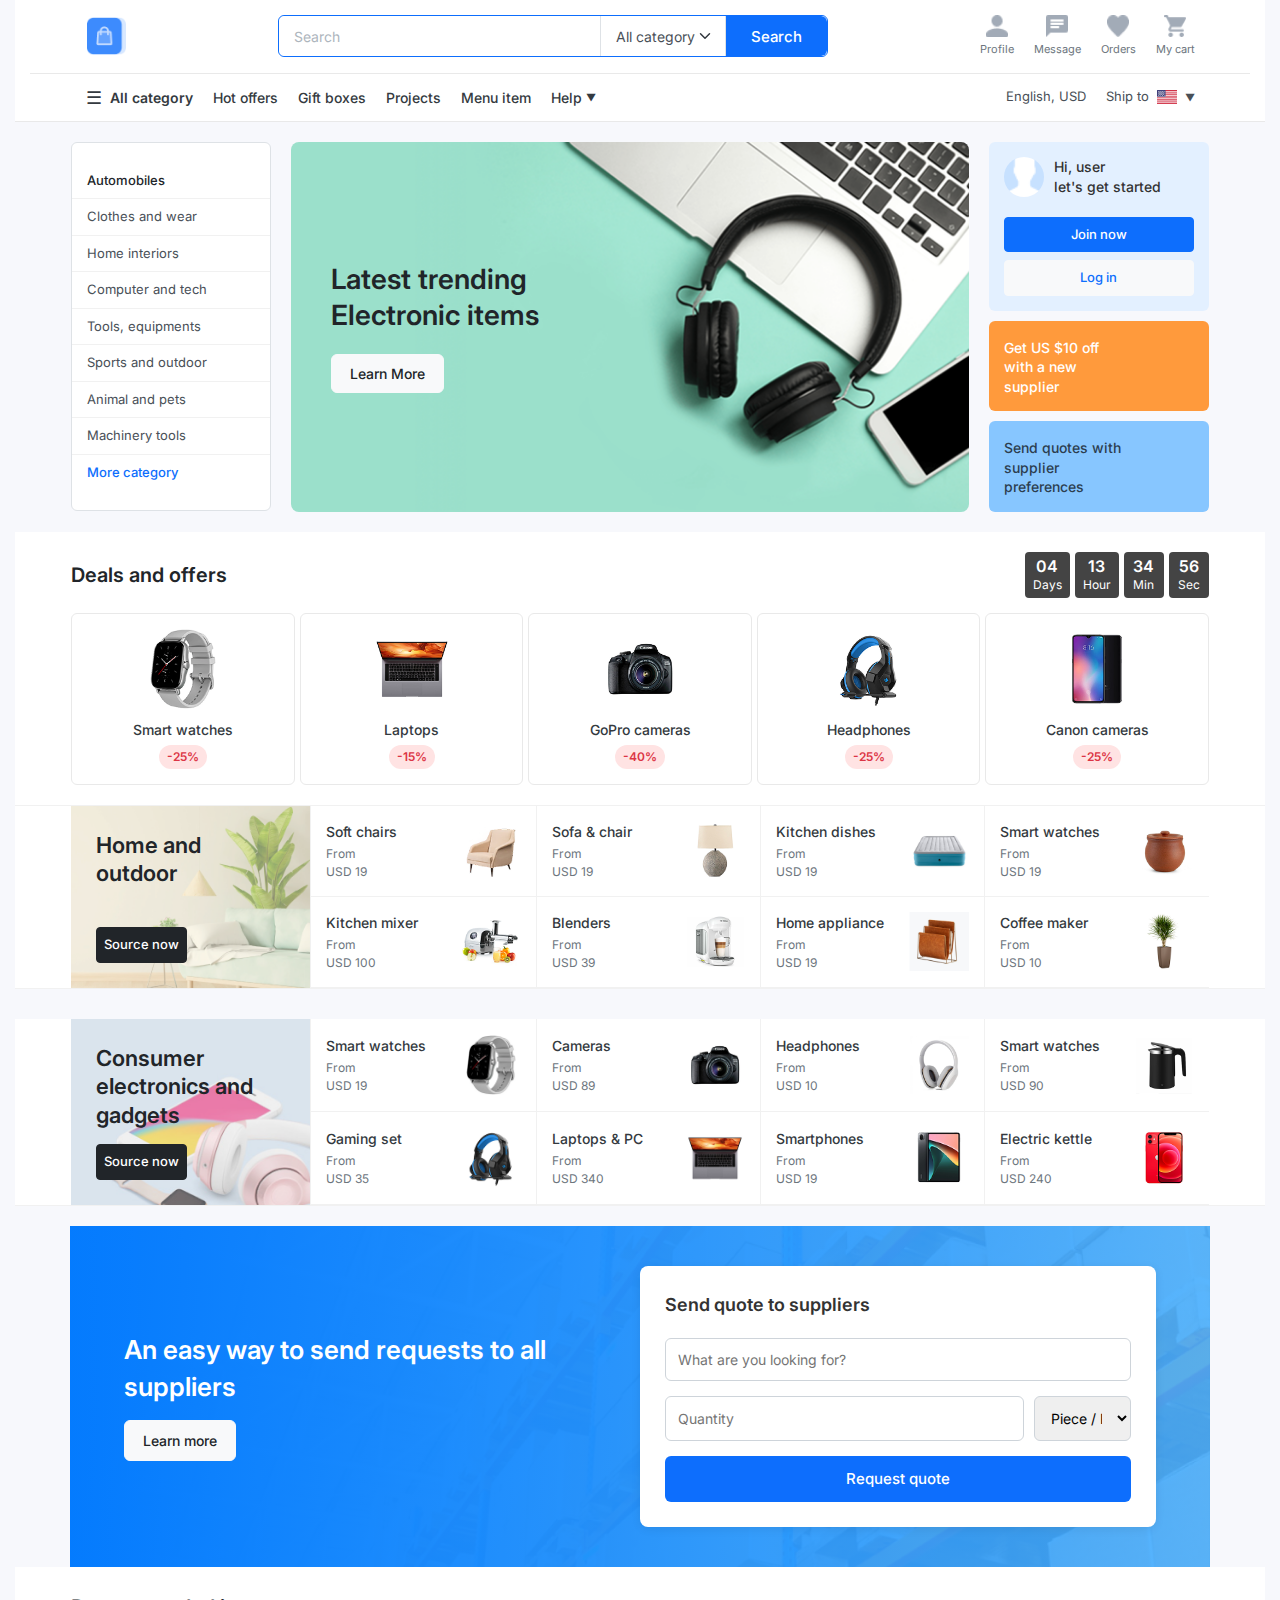
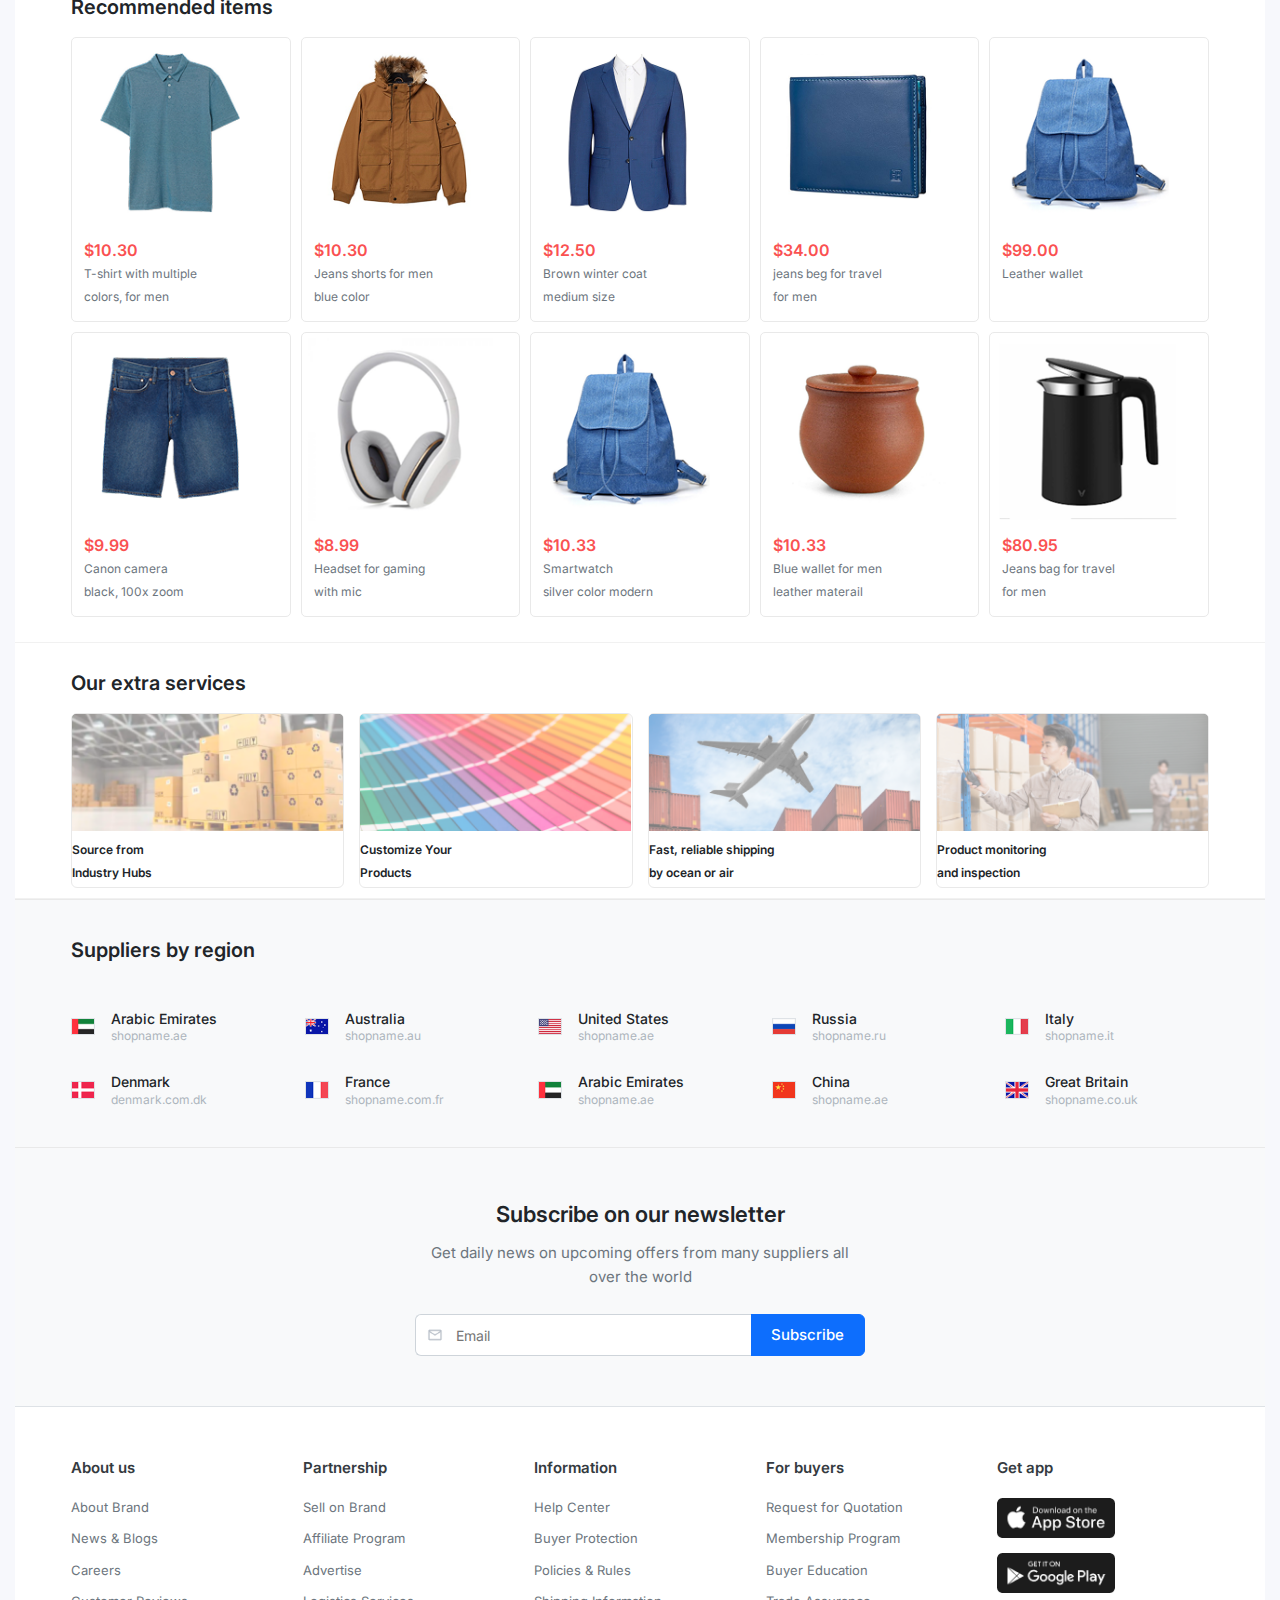
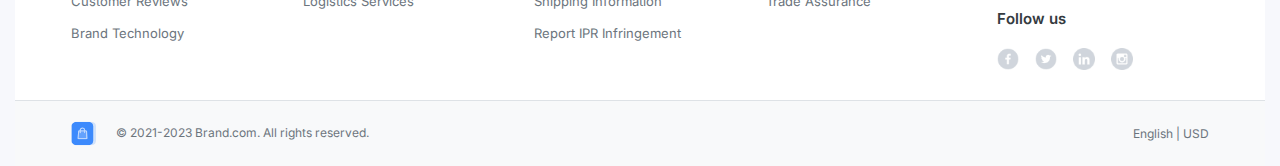
<file: index.html>
<!DOCTYPE html>
<html lang="en">

<head>
    <meta charset="UTF-8">
    <meta name="viewport" content="width=device-width, initial-scale=1.0">
    <title>Brand - E-commerce Site</title>
    <link rel="stylesheet" href="css/styles.css">
    <link rel="preconnect" href="https://fonts.googleapis.com">
    <link rel="preconnect" href="https://fonts.gstatic.com" crossorigin>
    <link href="https://fonts.googleapis.com/css2?family=Inter:wght@400;500;600;700&display=swap" rel="stylesheet">
</head>

<body>

    <header class="site-header new-header">
        <div class="header-main">
            <div class="container header-main-container">
                <div class="logo">
                    <a href="/"><img src="images/logo-icon.png" alt="Brand Logo"></a>
                </div>

                <div class="search-bar">
                    <form action="/search" method="get" class="search-form">
                        <input type="text" name="query" class="search-input" placeholder="Search">
                        <select name="category" id="category-select" class="search-category">
                            <option value="all">All category</option>
                            <option value="electronics">Electronics</option>
                            <option value="fashion">Fashion</option>
                        </select>
                        <button type="submit" class="search-button">Search</button>
                    </form>
                </div>

                <div class="user-profile-actions">
                    <a href="#" class="profile-action">
                        <img src="images/profile-icon.png" alt="" class="action-icon">
                        <span class="action-label">Profile</span>
                    </a>
                    <a href="#" class="profile-action">
                        <img src="images/message-icon.png" alt="" class="action-icon">
                        <span class="action-label">Message</span>
                    </a>
                    <a href="#" class="profile-action">
                        <img src="images/order-icon.png" alt="" class="action-icon">
                        <span class="action-label">Orders</span>
                    </a>
                    <a href="#" class="profile-action">
                        <img src="images/cart-icon.png" alt="" class="action-icon">
                        <span class="action-label">My cart</span>
                    </a>
                </div>
            </div>
        </div>

        <div class="header-nav-utility">
            <div class="container header-nav-utility-container">
                <nav class="nav-links">
                    <a href="#" class="nav-link category-trigger">
                        <span class="hamburger-icon">☰</span> All category
                    </a>
                    <a href="#" class="nav-link">Hot offers</a>
                    <a href="#" class="nav-link">Gift boxes</a>
                    <a href="#" class="nav-link">Projects</a>
                    <a href="#" class="nav-link">Menu item</a>
                    <a href="#" class="nav-link help-link">Help <span class="dropdown-icon">▼</span></a>
                </nav>

                <div class="utility-links">
                    <span class="language-currency">English, USD</span>
                    <span class="ship-to">
                        Ship to
                        <img src="images/flag-icon.png" alt="Ship to Germany" class="flag-icon">
                        <span class="dropdown-icon">▼</span>
                    </span>
                </div>
            </div>
        </div>
    </header>

    <main>
        <section class="hero">
            <div class="container hero-container">
                <aside class="hero-sidebar">
                    <ul class="category-list">
                        <li><a href="#">Automobiles</a></li>
                        <li><a href="#">Clothes and wear</a></li>
                        <li><a href="#">Home interiors</a></li>
                        <li><a href="#">Computer and tech</a></li>
                        <li><a href="#">Tools, equipments</a></li>
                        <li><a href="#">Sports and outdoor</a></li>
                        <li><a href="#">Animal and pets</a></li>
                        <li><a href="#">Machinery tools</a></li>
                        <li><a href="#" class="more-category-link">More category</a></li>
                    </ul>
                </aside>
                <div class="hero-main">
                    <div class="hero-banner" style="background-image: url('images/banner.png');">
                        <div class="banner-content">
                            <h2>Latest trending Electronic items</h2>
                            <button class="btn btn-light">Learn More</button>
                        </div>
                    </div>
                    <div class="hero-side-ads user-info-box">
                        <div class="info-box-section welcome-box">
                             <div class="user-avatar-placeholder"></div>
                             <div class="welcome-text">
                                 <p>Hi, user<br>let's get started</p>
                             </div>
                             <div class="action-buttons">
                                 <button class="btn btn-primary btn-sm">Join now</button>
                                 <button class="btn btn-outline-light btn-sm">Log in</button>
                             </div>
                        </div>
                        <div class="info-box-section offer-box">
                             <p>Get US $10 off<br>with a new supplier</p>
                        </div>
                        <div class="info-box-section quote-box">
                             <p>Send quotes with<br>supplier preferences</p>
                        </div>
                    </div>
                </div>
            </div>
        </section>
        
        <section class="deals-offers">
            <div class="container">
                <div class="section-header">
                    <h3>Deals and offers</h3>
                    <div class="countdown-timer">
                        <div class="timer-box"><span>04</span>Days</div>
                        <div class="timer-box"><span>13</span>Hour</div>
                        <div class="timer-box"><span>34</span>Min</div>
                        <div class="timer-box"><span>56</span>Sec</div>
                    </div>
                </div>
                <div class="deals-grid">
                    <a href="#" class="deal-card">
                        <img src="images/watch.png" alt="Smart watches">
                        <p class="deal-title">Smart watches</p>
                        <span class="discount-badge">-25%</span>
                    </a>
                    <a href="#" class="deal-card">
                        <img src="images/laptop.png" alt="Laptops">
                        <p class="deal-title">Laptops</p>
                        <span class="discount-badge">-15%</span>
                    </a>
                    <a href="#" class="deal-card">
                        <img src="images/camera.png" alt="GoPro cameras">
                        <p class="deal-title">GoPro cameras</p>
                        <span class="discount-badge">-40%</span>
                    </a>
                    <a href="#" class="deal-card">
                        <img src="images/headphone.png" alt="Headphones">
                        <p class="deal-title">Headphones</p>
                        <span class="discount-badge">-25%</span>
                    </a>
                    <a href="#" class="deal-card">
                        <img src="images/mobile.png" alt="Canon cameras"> <p class="deal-title">Canon cameras</p>
                        <span class="discount-badge">-25%</span>
                    </a>
                    </div>
            </div>
        </section>
        
        <section class="product-showcase home-outdoor">
            <div class="container showcase-container">
                <div class="showcase-banner" style="background-image: url('images/Home banner.png');">
                    <h3>Home and<br>outdoor</h3>
                    <button class="btn btn-dark btn-sm">Source now</button>
                </div>
                <div class="showcase-grid">
                    <a href="#" class="showcase-item">
                        <div class="item-details">
                            <span class="item-name">Soft chairs</span>
                            <span class="item-price">From</span>
                            <span class="item-price">USD 19</span>
                        </div>
                        <img src="images/chair.png" alt="Soft chairs" class="item-image">
                    </a>
                     <a href="#" class="showcase-item">
                        <div class="item-details">
                            <span class="item-name">Sofa & chair</span>
                            <span class="item-price">From</span>
                            <span class="item-price">USD 19</span>
                        </div>
                        <img src="images/lamp.png" alt="Sofa & chair" class="item-image">
                    </a>
                     <a href="#" class="showcase-item">
                        <div class="item-details">
                            <span class="item-name">Kitchen dishes</span>
                            <span class="item-price">From</span>
                            <span class="item-price">USD 19</span>
                        </div>
                        <img src="images/bed.png" alt="Kitchen dishes" class="item-image">
                    </a>
                     <a href="#" class="showcase-item">
                        <div class="item-details">
                            <span class="item-name">Smart watches</span>
                            <span class="item-price">From</span>
                            <span class="item-price">USD 19</span>
                        </div>
                        <img src="images/7.png" alt="Smart watches" class="item-image">
                    </a>
                     <a href="#" class="showcase-item">
                        <div class="item-details">
                            <span class="item-name">Kitchen mixer</span>
                            <span class="item-price">From</span>
                            <span class="item-price">USD 100</span>
                        </div>
                        <img src="images/fruite cutter.png" alt="Kitchen mixer" class="item-image">
                    </a>
                     <a href="#" class="showcase-item">
                        <div class="item-details">
                            <span class="item-name">Blenders</span>
                            <span class="item-price">From</span>
                            <span class="item-price">USD 39</span>
                        </div>
                        <img src="images/juicer.png" alt="Blenders" class="item-image">
                    </a>
                     <a href="#" class="showcase-item">
                        <div class="item-details">
                            <span class="item-name">Home appliance</span>
                            <span class="item-price">From</span>
                            <span class="item-price">USD 19</span>
                        </div>
                        <img src="images/dinning.png" alt="Home appliance" class="item-image">
                    </a>
                     <a href="#" class="showcase-item">
                        <div class="item-details">
                            <span class="item-name">Coffee maker</span>
                            <span class="item-price">From</span>
                            <span class="item-price">USD 10</span>
                        </div>
                        <img src="images/plant.png" alt="Coffee maker" class="item-image">
                    </a>
                </div>
            </div>
        </section>
        
        <section class="product-showcase electronics-gadgets">
            <div class="container showcase-container">
                 <div class="showcase-banner" style="background-image: url('images/consumer banner.png');">
                    <h3>Consumer<br>electronics and<br>gadgets</h3>
                    <button class="btn btn-dark btn-sm">Source now</button>
                </div>
                <div class="showcase-grid">
                     <a href="#" class="showcase-item">
                        <div class="item-details">
                            <span class="item-name">Smart watches</span>
                            <span class="item-price">From</span>
                            <span class="item-price">USD 19</span>
                        </div>
                        <img src="images/watch.png" alt="Smart watches" class="item-image">
                    </a>
                     <a href="#" class="showcase-item">
                        <div class="item-details">
                            <span class="item-name">Cameras</span>
                            <span class="item-price">From</span>
                            <span class="item-price">USD 89</span>
                        </div>
                        <img src="images/camera.png" alt="Cameras" class="item-image">
                    </a>
                     <a href="#" class="showcase-item">
                        <div class="item-details">
                            <span class="item-name">Headphones</span>
                            <span class="item-price">From</span>
                            <span class="item-price">USD 10</span>
                        </div>
                        <img src="images/9.png" alt="Headphones" class="item-image">
                    </a>
                     <a href="#" class="showcase-item">
                        <div class="item-details">
                            <span class="item-name">Smart watches</span>
                            <span class="item-price">From</span>
                            <span class="item-price">USD 90</span>
                        </div>
                        <img src="images/10.png" alt="Smart watches" class="item-image">
                    </a>
                     <a href="#" class="showcase-item">
                        <div class="item-details">
                            <span class="item-name">Gaming set</span>
                            <span class="item-price">From</span>
                            <span class="item-price">USD 35</span>
                        </div>
                        <img src="images/headphone.png" alt="Gaming set" class="item-image">
                    </a>
                     <a href="#" class="showcase-item">
                        <div class="item-details">
                            <span class="item-name">Laptops & PC</span>
                            <span class="item-price">From</span>
                            <span class="item-price">USD 340</span>
                        </div>
                        <img src="images/laptop.png" alt="Laptops & PC" class="item-image">
                    </a>
                     <a href="#" class="showcase-item">
                        <div class="item-details">
                            <span class="item-name">Smartphones</span>
                            <span class="item-price">From</span>
                            <span class="item-price">USD 19</span>
                        </div>
                        <img src="images/smartphone.png" alt="Smartphones" class="item-image">
                    </a>
                     <a href="#" class="showcase-item">
                        <div class="item-details">
                            <span class="item-name">Electric kettle</span>
                            <span class="item-price">From</span>
                            <span class="item-price">USD 240</span>
                        </div>
                        <img src="images/red mobile.png" alt="Electric kettle" class="item-image">
                    </a>
                </div>
            </div>
        </section>

        <section class="request-quote">
            <div class="container request-quote-container">
                <div class="request-info">
                    <h3>An easy way to send requests to all suppliers</h3>
                    <button class="btn btn-light">Learn more</button>
                </div>
                <form class="quote-form">
                    <h4>Send quote to suppliers</h4>
                    <input type="text" placeholder="What are you looking for?">
                    <div class="quantity-input">
                        <input type="number" placeholder="Quantity">
                        <select>
                            <option>Piece / Pieces</option>
                            <option>Set(s)</option>
                            <option>Box(es)</option>
                        </select>
                    </div>
                    <button type="submit" class="btn btn-primary">Request quote</button>
                </form>
            </div>
        </section>

        <section class="recommended-items">
            <div class="container">
                <div class="section-header">
                    <h3>Recommended items</h3>
                </div>
                <div class="product-grid recommended-grid">
                    <article class="product-card">
                        <a href="product-details.html" class="product-link">
                            <img src="images/1.png" alt="Product Name 1" class="product-image">
                            <div class="product-info">
                                <p class="product-price">$10.30 <span class="moq"></span></p>
                                <p class="product-min-order">T-shirt with multiple</p>
                                <p class="product-min-order">colors, for men</p>
                            </div>
                        </a>
                    </article>
                    <article class="product-card">
                        <a href="product-details.html" class="product-link">
                            <img src="images/3.png" alt="Product Name 2" class="product-image">
                            <div class="product-info">
                                <p class="product-price">$10.30 <span class="moq"></span></p>
                                <p class="product-min-order">Jeans shorts for men</p>
                                <p class="product-min-order">blue color</p>
                            </div>
                        </a>
                    </article>
                    <article class="product-card">
                        <a href="product-details.html" class="product-link">
                            <img src="images/11.png" alt="Product Name 3" class="product-image">
                            <div class="product-info">
                                <p class="product-price">$12.50 <span class="moq"></span></p>
                                <p class="product-min-order">Brown winter coat</p>
                                <p class="product-min-order">medium size</p>
                            </div>
                        </a>
                    </article>
                    <article class="product-card">
                        <a href="product-details.html" class="product-link">
                            <img src="images/6.png" alt="Product Name 4" class="product-image">
                            <div class="product-info">
                                <p class="product-price">$34.00 <span class="moq"></span></p>
                                <p class="product-min-order">jeans beg for travel</p>
                                <p class="product-min-order">for men</p>
                            </div>
                        </a>
                    </article>
                    <article class="product-card">
                        <a href="product-details.html" class="product-link">
                            <img src="images/5.png" alt="Product Name 5" class="product-image">
                            <div class="product-info">
                                <p class="product-price">$99.00 <span class="moq"></span></p>
                                <p class="product-min-order">Leather wallet</p>
                            </div>
                        </a>
                    </article>
                    <article class="product-card">
                        <a href="product-details.html" class="product-link">
                            <img src="images/4.png" alt="Product Name 6" class="product-image">
                            <div class="product-info">
                                <p class="product-price">$9.99 <span class="moq"></span></p>
                                <p class="product-min-order">Canon camera</p>
                                <p class="product-min-order">black, 100x zoom</p>
                            </div>
                        </a>
                    </article>
                    <article class="product-card">
                        <a href="product-details.html" class="product-link">
                            <img src="images/12.png" alt="Product Name 7" class="product-image">
                            <div class="product-info">
                                <p class="product-price">$8.99 <span class="moq"></span></p>
                                <p class="product-min-order">Headset for gaming</p>
                                <p class="product-min-order">with mic</p>
                            </div>
                        </a>
                    </article>
                    <article class="product-card">
                        <a href="product-details.html" class="product-link">
                            <img src="images/5.png" alt="Product Name 8" class="product-image">
                            <div class="product-info">
                                <p class="product-price">$10.33 <span class="moq"></span></p>
                                <p class="product-min-order">Smartwatch</p>
                                <p class="product-min-order">silver color modern</p>
                            </div>
                        </a>
                    </article>
                    <article class="product-card">
                        <a href="product-details.html" class="product-link">
                            <img src="images/7.png" alt="Product Name 8" class="product-image">
                            <div class="product-info">
                                <p class="product-price">$10.33 <span class="moq"></span></p>
                                <p class="product-min-order">Blue wallet for men</p>
                                <p class="product-min-order">leather materail</p>
                            </div>
                        </a>
                    </article>
                    <article class="product-card">
                        <a href="product-details.html" class="product-link">
                            <img src="images/10.png" alt="Product Name 8" class="product-image">
                            <div class="product-info">
                                <p class="product-price">$80.95 <span class="moq"></span></p>
                                <p class="product-min-order">Jeans bag for travel</p>
                                <p class="product-min-order">for men</p>
                            </div>
                        </a>
                    </article>
                </div>
            </div>
        </section>

        <section class="extra-services">
            <div class="container">
                <div class="section-header">
                    <h3>Our extra services</h3>
                </div>
                <div class="services-grid">
                    <div class="service-card">
                        <img src="images/Mask group.png" alt="Source from factory icon">
                        <h4>Source from</h4>
                        <h4>Industry Hubs</h4>
                    </div>
                    <div class="service-card">
                        <img src="images/Mask group (1).png" alt="Fast shipping icon">
                        <h4>Customize Your</h4>
                        <h4>Products</h4>
                    </div>
                    <div class="service-card">
                        <img src="images/Mask group (2).png" alt="Product monitoring icon">
                        <h4>Fast, reliable shipping</h4>
                        <h4>by ocean or air</h4>
                    </div>
                    <div class="service-card">
                        <img src="images/Mask group (3).png" alt="Trade Assurance icon">
                        <h4>Product monitoring</h4>
                        <h4>and inspection</h4>
                    </div>
                </div>
            </div>
        </section>

        <section class="suppliers-region">
            <div class="container">
                <div class="section-header">
                    <h3>Suppliers by region</h3>
                </div>
                <div class="region-grid new-region-grid">
                    <div class="region-item">
                        <img src="images/UAE.png" alt="Arabic Emirates flag">
                        <div class="region-details">
                            <span class="region-name">Arabic Emirates</span>
                            <span class="region-shop">shopname.ae</span>
                        </div>
                    </div>
                    <div class="region-item">
                        <img src="images/icon.png" alt="Australia flag">
                        <div class="region-details">
                            <span class="region-name">Australia</span>
                            <span class="region-shop">shopname.au</span>
                        </div>
                    </div>
                    <div class="region-item">
                        <img src="images/usa.png" alt="United States flag">
                        <div class="region-details">
                            <span class="region-name">United States</span>
                            <span class="region-shop">shopname.ae</span>
                        </div>
                    </div>
                    <div class="region-item">
                        <img src="images/russia.png" alt="Russia flag">
                        <div class="region-details">
                            <span class="region-name">Russia</span>
                            <span class="region-shop">shopname.ru</span>
                        </div>
                    </div>
                    <div class="region-item">
                        <img src="images/italy.png" alt="Italy flag">
                        <div class="region-details">
                            <span class="region-name">Italy</span>
                            <span class="region-shop">shopname.it</span>
                        </div>
                    </div>
                    <div class="region-item">
                        <img src="images/denmark.png" alt="Denmark flag">
                        <div class="region-details">
                            <span class="region-name">Denmark</span>
                            <span class="region-shop">denmark.com.dk</span>
                        </div>
                    </div>
                    <div class="region-item">
                        <img src="images/france.png" alt="France flag">
                        <div class="region-details">
                            <span class="region-name">France</span>
                            <span class="region-shop">shopname.com.fr</span>
                        </div>
                    </div>
                    <div class="region-item">
                        <img src="images/UAE.png" alt="Arabic Emirates flag">
                        <div class="region-details">
                            <span class="region-name">Arabic Emirates</span>
                            <span class="region-shop">shopname.ae</span>
                        </div>
                    </div>
                    <div class="region-item">
                        <img src="images/china.png" alt="China flag">
                        <div class="region-details">
                            <span class="region-name">China</span>
                            <span class="region-shop">shopname.ae</span>
                        </div>
                    </div>
                    <div class="region-item">
                        <img src="images/britian.png" alt="Great Britain flag">
                        <div class="region-details">
                            <span class="region-name">Great Britain</span>
                            <span class="region-shop">shopname.co.uk</span>
                        </div>
                    </div>
                </div>
            </div>
        </section>

        <section class="newsletter-subscribe">
            <div class="container newsletter-container">
                <h2>Subscribe on our newsletter</h2>
                <p class="subheading">Get daily news on upcoming offers from many suppliers all over the world</p>
                <form class="subscribe-form">
                    <div class="input-group">
                         <img src="images/email-icon.png" class="input-icon-img" alt="Email icon">
        
                         <input type="email" placeholder="Email" required aria-label="Email address">
                    </div>
                    <button type="submit" class="btn btn-primary">Subscribe</button>
                </form>
            </div>
        </section>
    </main>

    <footer class="site-footer">
        <div class="container footer-container">
            <div class="footer-links-section">
                <div class="footer-column">
                    <h4>About us</h4>
                    <ul>
                        <li><a href="#">About Brand</a></li>
                        <li><a href="#">News & Blogs</a></li>
                        <li><a href="#">Careers</a></li>
                        <li><a href="#">Customer Reviews</a></li>
                        <li><a href="#">Brand Technology</a></li>
                    </ul>
                </div>
                <div class="footer-column">
                    <h4>Partnership</h4>
                    <ul>
                        <li><a href="#">Sell on Brand</a></li>
                        <li><a href="#">Affiliate Program</a></li>
                        <li><a href="#">Advertise</a></li>
                        <li><a href="#">Logistics Services</a></li>
                    </ul>
                </div>
                <div class="footer-column">
                    <h4>Information</h4>
                    <ul>
                        <li><a href="#">Help Center</a></li>
                        <li><a href="#">Buyer Protection</a></li>
                        <li><a href="#">Policies & Rules</a></li>
                        <li><a href="#">Shipping Information</a></li>
                        <li><a href="#">Report IPR Infringement</a></li>
                    </ul>
                </div>
                <div class="footer-column">
                    <h4>For buyers</h4>
                    <ul>
                        <li><a href="#">Request for Quotation</a></li>
                        <li><a href="#">Membership Program</a></li>
                        <li><a href="#">Buyer Education</a></li>
                        <li><a href="#">Trade Assurance</a></li>
                    </ul>
                </div>
                <div class="footer-column">
                    <h4>Get app</h4>
                    <div class="app-links">
                        <a href="#"><img src="images/app-store.png" alt="Download on the App Store"></a>
                        <a href="#"><img src="images/google-play.png" alt="Get it on Google Play"></a>
                    </div>
                    <h4>Follow us</h4>
                    <div class="social-links">
                        <a href="#"><img src="images/facebook-icon.png" alt="Facebook"></a>
                        <a href="#"><img src="images/twitter-icon.png" alt="Twitter"></a>
                        <a href="#"><img src="images/linkedin-icon.png" alt="LinkedIn"></a>
                        <a href="#"><img src="images/instagram-icon.png" alt="Instagram"></a>
                    </div>
                </div>
            </div>
        </div>
        <div class="footer-bottom">
            <div class="container footer-bottom-container">
                <div class="footer-bottom-left">
                    <a href="/"><img src="images/logo-icon.png" alt="Brand Logo" class="footer-logo"></a>
                    <span class="copyright">© 2021-2023 Brand.com. All rights reserved.</span>
                </div>
                <div class="footer-bottom-right">
                    <span class="language-region">English | USD</span>
                </div>
            </div>
        </div>
    </footer>

</body>

</html>
</file>
<file: css/styles.css>
/* Basic Reset & Defaults */
* {
    box-sizing: border-box;
    margin: 0;
    padding: 0;
}

body {
    font-family: 'Inter', sans-serif;
    font-size: 14px;
    line-height: 1.5;
    color: #212529;
    /* Darker default text */
    background-color: #F7F8FC;
    /* Very light grey/blue background */
}

a {
    text-decoration: none;
    color: #0d6efd;
    /* Primary blue (like Bootstrap) */
}

a:hover {
    text-decoration: underline;
    color: #0a58ca;
    /* Darker blue on hover */
}

img {
    max-width: 100%;
    height: auto;
    display: inline-block;
    /* Allows vertical align */
    vertical-align: middle;
    /* Align images better with text */
}

ul {
    list-style: none;
}

button {
    cursor: pointer;
    font-family: inherit;
    /* Inherit font from body */
}

input,
select,
button {
    font-family: inherit;
    /* Ensure form elements use the font */
}

.container {
    width: 1200px;
    max-width: 95%;
    margin: 0 auto;
    padding-left: 25px;
    padding-right: 25px;
}

/* Apply container margins to specific sections */
.site-header,
.hero,
.deals-offers,
.product-showcase,
.featured-category,
.extra-services,
.suppliers-region,
.newsletter-subscribe,
.site-footer {
    margin-left: 15px;
    margin-right: 15px;
}
.request-quote {
    margin-left: 4.4rem;
    margin-right: 4.4rem;
}
.extra-services,
.recommended-items {
    margin-left: 15px;
    margin-right: 15px;
}



.site-header {
    background-color: #fff;
    box-shadow: none;
    border-bottom: 1px solid #e9e9e9;
}

.new-header {
    padding: 0;
}

.header-main {
    padding: 15px 0;
    border-bottom: 1px solid #e9e9e9;
}

.header-main-container {
    display: flex;
    align-items: center;
    justify-content: space-between;
    gap: 20px;
}

.header-main .logo img {
    height: 40px;
    /* Adjust to match your new logo PNG height */
    width: auto;
    display: block;
    /* Prevents extra space below image */
}

/* New Search Bar Styles */
.header-main .search-bar {
    flex-grow: 1;
    max-width: 550px;
    /* Adjust as needed */
}

.header-main .search-form {
    display: flex;
    border: 1px solid #0d6efd;
    /* Blue border */
    border-radius: 6px;
    overflow: hidden;
    /* Contain elements */
    height: 42px;
    /* Match height of elements */
}

.header-main .search-input {
    flex-grow: 1;
    padding: 10px 15px;
    border: none;
    font-size: 14px;
    outline: none;
    color: #495057;
    min-width: 150px;
    /* Prevent shrinking too much */
    border-radius: 6px 0 0 6px;
    /* Round left corners */
}

.header-main .search-input::placeholder {
    color: #adb5bd;
}

.header-main .search-category {
    padding: 0 15px;
    /* Adjust padding */
    border: none;
    border-left: 1px solid #dee2e6;
    /* Separator */
    border-right: 1px solid #dee2e6;
    /* Separator */
    background-color: #fff;
    /* White background */
    color: #495057;
    font-size: 14px;
    cursor: pointer;
    outline: none;
    appearance: none;
    /* Basic style reset for select */
    -webkit-appearance: none;
    -moz-appearance: none;
    background-image: url("data:image/svg+xml,%3csvg xmlns='http://www.w3.org/2000/svg' viewBox='0 0 16 16'%3e%3cpath fill='none' stroke='%23343a40' stroke-linecap='round' stroke-linejoin='round' stroke-width='2' d='M2 5l6 6 6-6'/%3e%3c/svg%3e");
    /* Basic dropdown arrow */
    background-repeat: no-repeat;
    background-position: right 0.75rem center;
    background-size: 16px 12px;
    padding-right: 30px;
    /* Space for arrow */
}

.header-main .search-button {
    background-color: #0d6efd;
    color: #fff;
    border: none;
    padding: 10px 25px;
    font-size: 15px;
    font-weight: 500;
    cursor: pointer;
    transition: background-color 0.2s ease;
    border-radius: 0 6px 6px 0;
    /* Round right corners */
}

.header-main .search-button:hover {
    background-color: #0a58ca;
}

/* User Profile Actions */
.user-profile-actions {
    display: flex;
    align-items: flex-start;
    /* Align items to the top */
    gap: 20px;
    /* Space between icons */
}

.profile-action {
    display: flex;
    flex-direction: column;
    /* Stack icon and label vertically */
    align-items: center;
    /* Center items horizontally */
    text-decoration: none;
    color: #6c757d;
    /* Grey color for text */
    font-size: 11px;
    /* Small font size for labels */
}

.profile-action:hover {
    color: #0d6efd;
    /* Blue on hover */
    text-decoration: none;
}

.action-icon {
    width: 22px;
    /* Adjust icon size as needed */
    height: 22px;
    /* Adjust icon size as needed */
    margin-bottom: 4px;
    /* Space between icon and label */
    opacity: 0.8;
    /* Slightly transparent icons */
}

.profile-action:hover .action-icon {
    opacity: 1;
}

/* Header Navigation & Utility Row (Bottom Row) */
.header-nav-utility {
    background-color: #fff;
    /* Ensure white background */
    padding: 10px 0;
    /* Vertical padding */
}

.header-nav-utility-container {
    display: flex;
    align-items: center;
    justify-content: space-between;
}

/* Nav Links (Left side of bottom row) */
.nav-links {
    display: flex;
    align-items: center;
    gap: 20px;
    /* Spacing between nav items */
}

.nav-link {
    color: #343a40;
    /* Darker grey for nav links */
    font-size: 14px;
    font-weight: 500;
    text-decoration: none;
    display: inline-flex;
    /* Align icons/text */
    align-items: center;
}

.nav-link:hover {
    color: #0d6efd;
    text-decoration: none;
}

.category-trigger .hamburger-icon {
    font-size: 18px;
    /* Size of hamburger character */
    margin-right: 8px;
    font-weight: normal;
}

.category-trigger {
    font-weight: 600;
    /* Make "All category" slightly bolder */
}

.help-link .dropdown-icon,
.ship-to .dropdown-icon {
    font-size: 10px;
    /* Small dropdown arrow */
    margin-left: 4px;
    font-weight: normal;
}

/* Utility Links (Right side of bottom row) */
.utility-links {
    display: flex;
    align-items: center;
    gap: 20px;
    /* Space between items */
    font-size: 13px;
    color: #495057;
}

.ship-to {
    display: inline-flex;
    align-items: center;
    cursor: pointer;
    /* Indicate it's clickable */
}

.utility-links .flag-icon {
    width: 20px;
    /* Adjust flag size */
    height: auto;
    margin-left: 8px;
    margin-right: 4px;
}


/* Footer Styles */
.site-footer {
    background-color: #fff;
    padding-top: 50px;
    /* More space at the top of the footer */
    border-top: 1px solid #dee2e6;
    color: #6c757d;
    /* Default footer text color */
    font-size: 13px;
    /* Slightly smaller footer text */
}

.footer-links-section {
    display: flex;
    justify-content: space-between;
    flex-wrap: wrap;
    margin-bottom: 30px;
    /* Space before bottom bar */
    gap: 20px;
    /* Gap between columns */
}

.footer-column {
    flex: 1;
    min-width: 160px;
    /* Adjust min-width */
}

.footer-column h4 {
    font-size: 15px;
    font-weight: 600;
    color: #343a40;
    /* Darker heading */
    margin-bottom: 18px;
    /* More space below heading */
}

.footer-column ul li {
    margin-bottom: 12px;
    /* Space between links */
}

.footer-column ul li a {
    color: #6c757d;
    /* Grey links */
    font-weight: 400;
}

.footer-column ul li a:hover {
    color: #0d6efd;
    text-decoration: underline;
}

.app-links a {
    display: inline-block;
    margin-right: 10px;
    margin-bottom: 15px;
    /* More space below app buttons */
}

.app-links img {
    height: 40px;
    /* Adjust size of App Store/Google Play PNGs */
}

.social-links {
    margin-top: 10px;
}

.social-links a {
    display: inline-block;
    margin-right: 12px;
    /* Adjust spacing */
    opacity: 0.7;
    transition: opacity 0.2s ease;
}

.social-links a:last-child {
    margin-right: 0;
}

.social-links a:hover {
    opacity: 1;
}

.social-links img {
    width: 22px;
    /* Adjust size of social PNGs */
    height: 22px;
    /* Adjust size of social PNGs */
}

/* Footer Bottom */
.footer-bottom {
    background-color: #f8f9fa;
    /* Light grey */
    padding: 20px 0;
    /* Increased padding */
    border-top: 1px solid #dee2e6;
    margin-top: 30px;
    /* Space above the bottom bar */
}

.footer-bottom-container {
    display: flex;
    justify-content: space-between;
    align-items: center;
    font-size: 12px;
    color: #6c757d;
}

.footer-bottom-left {
    display: flex;
    align-items: center;
}

.footer-logo {
    height: 25px;
    /* Smaller logo */
    width: auto;
    margin-right: 20px;
    /* More space after logo */
}

.copyright {
    line-height: 1.4;
    /* Adjust line height if needed */
}

/* === WEEK 2: STYLES (Strict Replication Attempt) START === */

/* --- General Utilities & Buttons (Refined) --- */
.btn {
    display: inline-block;
    padding: 9px 18px;
    /* Slightly adjusted padding */
    border: 1px solid transparent;
    border-radius: 6px;
    font-size: 14px;
    font-weight: 500;
    text-align: center;
    cursor: pointer;
    transition: all 0.2s ease-in-out;
    text-decoration: none;
    line-height: 1.5;
    /* Ensure consistent line height */
}

.btn-primary {
    /* Blue Button */
    background-color: #0d6efd;
    color: #fff;
    border-color: #0d6efd;
}

.btn-primary:hover {
    background-color: #0a58ca;
    border-color: #0a58ca;
    color: #fff;
    text-decoration: none;
}

.btn-secondary {
    /* Grey Button */
    background-color: #6c757d;
    color: #fff;
    border-color: #6c757d;
}

.btn-secondary:hover {
    background-color: #5a6268;
    border-color: #545b62;
    color: #fff;
    text-decoration: none;
}

.btn-light {
    /* White/Light Button (for dark/color backgrounds) */
    background-color: #f8f9fa;
    color: #212529;
    border-color: #f8f9fa;
}

.btn-light:hover {
    background-color: #e2e6ea;
    border-color: #dae0e5;
    color: #212529;
    text-decoration: none;
}

.btn-outline {
    /* Outline Button */
    background-color: transparent;
    color: #0d6efd;
    border-color: #dee2e6;
    /* Lighter border for outline */
}

.btn-outline:hover {
    background-color: #0d6efd;
    color: #fff;
    border-color: #0d6efd;
    text-decoration: none;
}

/* --- Base Section Styles --- */
section {
    padding: 30px 0;
    /* Consistent vertical padding */
    border-bottom: 1px solid #f1f1f1;
    /* Very light separator */
}

section:last-of-type {
    border-bottom: none;
}

.section-header {
    display: flex;
    justify-content: space-between;
    align-items: center;
    margin-bottom: 20px;
}

.section-header h3 {
    font-size: 22px;
    /* Specific size from visual */
    font-weight: 600;
    color: #212529;
    /* Black text */
    margin: 0;
    /* Remove default margin */
}

.section-header .view-all {
    font-size: 14px;
    color: #0d6efd;
    text-decoration: none;
    font-weight: 500;
}

.section-header .view-all:hover {
    text-decoration: underline;
}

/* --- Hero Section (Refined) --- */
.hero {
    background-color: #fff;
    padding: 15px 0;
    border-bottom: none;
    /* No border below hero */
}

.hero-container {
    display: flex;
    gap: 15px;
}

.hero-sidebar {
    flex: 0 0 200px;
    /* Slightly narrower sidebar */
    background-color: #fff;
    border: 1px solid #dee2e6;
    border-radius: 6px;
    padding: 20px 0;
    height: fit-content;
}

.hero-sidebar .sidebar-title {
    font-size: 14px;
    font-weight: 600;
    padding: 8px 15px;
    margin-bottom: 5px;
    color: #495057;
}

.category-list li {
    padding: 0;
}

/* Remove list item padding */
.category-list li a {
    color: #495057;
    font-size: 13px;
    /* Smaller font size */
    padding: 7px 15px;
    /* Adjust link padding */
    display: block;
    text-decoration: none;
    border-bottom: 1px solid #f1f1f1;
}

.category-list li:last-child a {
    border-bottom: none;
}

.category-list li a:hover {
    color: #0d6efd;
    background-color: #f8f9fa;
}

.hero-main {
    flex-grow: 1;
    display: flex;
    gap: 15px;
}

.hero-banner {
    flex-grow: 1;
    background-color: #e0f8f0;
    /* Exact light green */
    border-radius: 8px;
    padding: 30px;
    background-size: contain;
    /* Contain the image within bounds */
    background-position: center right;
    background-repeat: no-repeat;
    min-height: 280px;
    /* Adjusted height */
    display: flex;
    flex-direction: column;
    justify-content: center;
}

.hero-banner h2 {
    font-size: 26px;
    font-weight: 600;
    margin-bottom: 15px;
    max-width: 280px;
    color: #212529;
}

.hero-banner .btn {
    padding: 8px 15px;
}

/* Specific button padding */

.hero-side-ads {
    flex: 0 0 160px;
    display: flex;
    flex-direction: column;
    gap: 10px;
}

.side-ad {
    background-color: #fff;
    border: 1px solid #dee2e6;
    border-radius: 6px;
    padding: 12px;
    text-align: left;
    /* Align text left */
    display: flex;
    flex-direction: column;
    align-items: flex-start;
}

.ad-icon-placeholder {
    /* Placeholder for potential icon */
    width: 30px;
    height: 30px;
    background-color: #e9ecef;
    border-radius: 4px;
    margin-bottom: 8px;
}

.side-ad h4 {
    font-size: 13px;
    margin-bottom: 5px;
    font-weight: 600;
    color: #212529;
}

.side-ad a {
    font-size: 12px;
    text-decoration: none;
    color: #0d6efd;
}

.side-ad a:hover {
    text-decoration: underline;
}


/* --- Deals & Offers (Placeholder Grid) --- */
.deals-offers {
    background-color: #fff;
    padding: 20px 0;
}

.deals-offers-layout {
    display: flex;
    align-items: flex-start;
    gap: 30px;
}

.deals-title-counter {
    flex: 0 0 220px; /* Fixed width for title and counter */
}

.deals-title-counter h3 {
    font-size: 20px;
    font-weight: 600;
    margin-bottom: 5px;
}

.deals-title-counter p {
    font-size: 14px;
    color: #6c757d;
    margin-bottom: 15px;
}

.countdown-timer {
    display: flex;
    gap: 5px;
}

.timer-box {
    background-color: #444;
    color: #fff;
    padding: 5px 8px;
    border-radius: 4px;
    font-size: 12px;
    text-align: center;
    line-height: 1.2;
    min-width: 40px;
}

.timer-box span {
    display: block;
    font-size: 16px;
    font-weight: 600;
    margin-bottom: 2px;
}

.deals-items {
    flex-grow: 1;
}

.deals-grid {
    display: grid;
    grid-template-columns: repeat(5, 1fr);
    gap: 5px;
}

.deal-card {
    display: block;
    text-decoration: none;
    background-color: #fff;
    border: 1px solid #e9e9e9;
    border-radius: 6px;
    text-align: center;
    padding: 15px 10px;
    transition: box-shadow 0.2s ease;
}

.deal-card:hover {
    box-shadow: 0 3px 8px rgba(0, 0, 0, 0.08);
}

.deal-card img {
    max-height: 80px;
    width: auto;
    margin-bottom: 10px;
}

.deal-title {
    font-size: 14px;
    font-weight: 500;
    color: #343a40;
    margin-bottom: 5px;
}

.discount-badge {
    display: inline-block;
    background-color: #ffe3e3;
    color: #dc3545;
    font-size: 12px;
    font-weight: 600;
    padding: 3px 8px;
    border-radius: 12px;
}

/* --- Featured Categories (Refined) --- */
.featured-category {
    border-radius: 8px;
    padding: 30px;
    margin-top: 20px;
    background-size:
        cover;
    background-position: center;
    color: #333;
    position: relative;
    /* Text color might vary */
    display: flex;
    justify-content: space-between;
    align-items: center;
}

.category-content-container {
    /* Use container inside */
    display: flex;
    justify-content: space-between;
    align-items: center;
    width: 100%;
}

.category-info {
    flex-basis: 40%;
}

.category-info h3 {
    color: #212529;
    font-size: 24px;
    font-weight: 600;
    margin-bottom: 5px;
}

.category-info p {
    color: #495057;
    font-size: 14px;
    margin-bottom: 0;
}

.category-items-grid {
    display: grid;
    grid-template-columns: repeat(4, 1fr);
    gap: 10px;
    flex-basis: 55%;
}

.category-item-card {
    /* Placeholder for small item cards */
    background: rgba(255, 255, 255, 0.8);
    padding: 10px;
    border-radius: 4px;
    font-size: 13px;
    text-align: center;
    text-decoration: none;
    color: #333;
}

/* Specific background colors for fallback */
.home-garden {
    background-color: #f0faf3;
}

.consumer-electronics {
    background-color: #eff5ff;
}

/* --- Request Quote Section (Refined) --- */
.request-quote {
    background-image: url('../images/request background.png');
    background-color: #2C7CF1; /* Fallback color */
    color: #fff;
    padding: 40px 0;
    margin-top: 20px;
    background-size: cover;
    background-position: center;
    border-bottom: none;
    margin-left: 4.4rem;
    margin-right: 4.4rem;
    position: relative;
}

/* Overlay to ensure text readability */
.request-quote::before {
    content: '';
    position: absolute;
    top: 0;
    left: 0;
    width: 100%;
    height: 100%;
    background: linear-gradient(to right, rgba(0, 123, 255, 0.9), rgba(77, 166, 255, 0.75));
    z-index: 1;
}

.request-quote-container {
    display: flex;
    align-items: center;
    justify-content: space-between;
    gap: 30px;
    position: relative;
    z-index: 2; /* Place content above the overlay */
}

.request-info {
    flex-basis: 45%;
}

.request-info h3 {
    color: #fff;
    font-size: 26px;
    margin-bottom: 15px;
    font-weight: 600;
    line-height: 1.4;
}

.request-info p {
    font-size: 14px;
    margin-bottom: 15px;
    line-height: 1.6;
}

.quote-form {
    flex-basis: 50%;
    background-color: #fff;
    padding: 25px;
    border-radius: 8px;
    color: #333;
    box-shadow: 0 2px 10px rgba(0, 0, 0, 0.08);
}

.quote-form h4 {
    font-size: 18px;
    margin-bottom: 20px;
    text-align: left;
    font-weight: 600;
}

.quote-form input,
.quote-form textarea,
.quote-form select {
    width: 100%;
    padding: 12px;
    margin-bottom: 15px;
    border: 1px solid #ced4da;
    border-radius: 6px;
    font-size: 14px;
}

.quote-form textarea {
    min-height: 100px;
    resize: vertical;
}

.quantity-input {
    display: flex;
    gap: 10px;
    margin-bottom: 15px;
}

.quantity-input input {
    flex-grow: 1;
    margin-bottom: 0;
}

.quantity-input select {
    flex-basis: 120px;
    margin-bottom: 0;
}

.quote-form button {
    width: 100%;
    padding: 12px;
    font-size: 15px;
    background-color: #0d6efd;
    color: white;
    border: none;
    border-radius: 6px;
    cursor: pointer;
    font-weight: 500;
}

.quote-form button:hover {
    background-color: #0b5ed7;
}

/* --- Product Grid & Cards (Refined for Home Page Recommendations) --- */
.product-grid {
    display: grid;
    grid-template-columns: repeat(5, 1fr);
    gap: 10px;
}

.product-card {
    background-color: #fff;
    border: 1px solid #e9e9e9;
    border-radius: 5px;
    overflow: hidden;
    transition: box-shadow 0.2s ease;
    display: flex;
    flex-direction: column;
}

.product-card:hover {
    box-shadow: 0 3px 8px rgba(0, 0, 0, 0.08);
}

.product-link {
    text-decoration: none;
    color: inherit;
    display: block;
}

.product-link:hover {
    text-decoration: none;
}

.product-image {
    width: 90%;
    height: 190px;
    object-fit: contain;
    display: block;
    padding: 2px;
}

.product-info {
    padding: 10px 12px;
    text-align: left;
}

.recommended-grid .product-card .product-name {
    display: none;
}

.plp-grid .product-card .product-name {
    /* PLP Specific Name style */
    font-size: 14px;
    font-weight: 500;
    color: #343a40;
    margin-bottom: 8px;
    line-height: 1.4;
    min-height: 40px;
    /* Space for 2 lines */
    display: -webkit-box;
    -webkit-line-clamp: 2;
    -webkit-box-orient: vertical;
    overflow: hidden;
    text-overflow: ellipsis;
}

.product-price {
    font-size: 16px;
    font-weight: 600;
    color: #fa5151;
    /* Red price */
    margin-bottom: 3px;
}

.product-price .moq {
    font-size: 12px;
    font-weight: 400;
    color: #6c757d;
}

.product-min-order {
    font-size: 12px;
    color: #6c757d;
    margin-bottom: 5px;
}

/* Hide button on home page recommendations */
.recommended-grid .product-card .buy-button {
    display: none;
}

/* Style button for PLP */
.plp-grid .product-card .buy-button {
    margin: 5px 12px 12px 12px;
    /* Button margin inside card */
    width: calc(100% - 24px);
    /* Responsive width */
    padding: 8px;
    /* Button padding */
}


/* --- Extra Services (Refined) --- */
.extra-services {
    padding-bottom: 10px;
}

.services-grid {
    display: grid;
    grid-template-columns: repeat(4, 1fr);
    gap: 15px;
}

.service-card {
    background-color: #fff;
    cursor: pointer;
    border: 1px solid #e9e9e9;
    border-radius: 6px;
    text-align: left;
    display: flex;
    flex-direction: column;
    align-items: flex-start;
    transition: box-shadow 0.2s ease;
}

.service-card:hover {
    box-shadow: 0 2px 6px rgba(0, 0, 0, 0.07);
}

.service-card img {
    max-height: 100%;
    margin-bottom: 10px;
    display: block;
}

.service-card h4 {
    font-size: 12px;
    font-weight: 600;
    margin-bottom: 5px;
    color: #212529;
    padding: 0;
}

/* --- Suppliers by Region (Refined) --- */
.suppliers-region {
    background-color: #f8f9fa;
    border-top: 1px solid #e9e9e9;
    border-bottom: none;
}

.region-grid {
    display: flex;
    flex-wrap: wrap;
    gap: 15px 25px;
}

/* Row and column gap */
.region-item {
    display: flex;
    align-items: center;
    font-size: 13px;
    color: #495057;
}

.region-item img {
    width: 25px;
    margin-right: 6px;
    border: 1px solid #dee2e6;
}

/* --- Product Listing Page (PLP) Specific Styles --- */
.plp-container {
    padding-top: 20px;
    padding-bottom: 40px;
}

.breadcrumbs {
    margin-bottom: 15px;
}

.breadcrumbs ol {
    list-style: none;
    padding: 0;
    margin: 0;
    display: flex;
    gap: 5px;
}

.breadcrumbs li {
    font-size: 13px;
    color: #6c757d;
}

.breadcrumbs li a {
    color: #0d6efd;
    text-decoration: none;
}

.breadcrumbs li a:hover {
    text-decoration: underline;
}

.breadcrumbs li::after {
    content: "/";
    margin-left: 5px;
    color: #adb5bd;
}

/* Separator */
.breadcrumbs li:last-child::after {
    content: "";
}

/* Remove separator on last item */
.breadcrumbs li[aria-current="page"] {
    color: #343a40;
    font-weight: 500;
}

.plp-container h1 {
    font-size: 26px;
    font-weight: 600;
    margin-bottom: 15px;
}

.plp-controls {
    background-color: #fff;
    padding: 10px 15px;
    border-radius: 6px;
    margin-bottom: 25px;
    border: 1px solid #e9e9e9;
    display: flex;
    align-items: center;
    gap: 15px;
}

.plp-controls .btn {
    padding: 6px 12px;
    font-size: 13px;
}

.plp-controls .sort-dropdown {
    padding: 6px 10px;
    border: 1px solid #ced4da;
    border-radius: 4px;
    font-size: 13px;
    background-color: #fff;
    margin-left: auto;
    /* Push sort to right */
}

.plp-grid {
    grid-template-columns: repeat(auto-fill, minmax(210px, 1fr));
    gap: 20px;
}

/* Adjust grid for PLP */

/* Pagination (Refined) */
.pagination {
    margin-top: 35px;
    text-align: center;
}

.pagination ul {
    display: inline-flex;
    list-style: none;
    padding: 0;
    margin: 0;
    border-radius: 6px;
    overflow: hidden;
    border: 1px solid #dee2e6;
}

.pagination .page-link {
    display: block;
    padding: 8px 14px;
    /* Adjusted padding */
    color: #0d6efd;
    text-decoration: none;
    background-color: #fff;
    border-left: 1px solid #dee2e6;
    font-size: 14px;
    transition: background-color 0.2s ease, color 0.2s ease;
}

.pagination li:first-child .page-link {
    border-left-width: 0;
}

/* No left border on first */
.pagination .page-link:hover {
    background-color: #e9ecef;
    color: #0a58ca;
}

.pagination .page-link.active,
.pagination .page-link.active:hover {
    background-color: #0d6efd;
    color: #fff;
    border-color: #0d6efd;
    cursor: default;
    z-index: 3;
    /* Bring active page forward */
}

.pagination .page-link.disabled,
.pagination .page-link.disabled:hover {
    color: #adb5bd;
    background-color: #fff;
    border-color: #dee2e6;
    cursor: default;
    pointer-events: none;
}

.pagination .page-link.ellipsis {
    /* Style for ... */
    color: #6c757d;
    background-color: #fff;
    border-color: #dee2e6;
    cursor: default;
    padding: 8px 10px;
}

.pagination .page-link.prev,
.pagination .page-link.next {
    font-weight: 500;
}

/* === UPDATED/NEW STYLES FOR SUPPLIERS & NEWSLETTER START === */

/* --- Suppliers by Region (Updated Styles) --- */
.suppliers-region {
    background-color: #f8f9fa;
    /* Match screenshot background */
    padding: 35px 0;
    border-top: 1px solid #e9e9e9;
    border-bottom: 1px solid #e9e9e9;
    /* Add border below */
}

.suppliers-region .section-header h3 {
    font-size: 20px;
    /* Adjust heading size if needed */
    margin-bottom: 25px;
    /* More space below heading */
}

/* Use the new class to target the updated grid */
.new-region-grid {
    display: grid;
    grid-template-columns: repeat(5, 1fr);
    /* 5 columns layout */
    gap: 20px 30px;
    /* Row and Column gap */
    justify-content: center;
    /* Center grid items if fewer than 5 */
}

.region-item {
    display: flex;
    align-items: center;
    /* Vertically align flag and text */
    gap: 10px;
    /* Space between flag and text block */
    background-color: transparent;
    /* Ensure no background from previous styles */
    padding: 5px 0;
    /* Add slight vertical padding */
}

.region-item img {
    width: 24px;
    /* Flag size */
    height: auto;
    border: 1px solid #dee2e6;
    /* Keep subtle border */
    flex-shrink: 0;
    /* Prevent flag from shrinking */
}

.region-details {
    display: flex;
    flex-direction: column;
    /* Stack name and shop vertically */
}

.region-name {
    font-size: 14px;
    font-weight: 500;
    color: #212529;
    /* Black text */
    line-height: 1.3;
}

.region-shop {
    font-size: 12px;
    color: #adb5bd;
    /* Lighter grey for shop URL */
    line-height: 1.3;
}

/* --- Newsletter Subscribe Section --- */
.newsletter-subscribe {
    background-color: #f8f9fa;
    /* Match background */
    padding: 50px 0;
    text-align: center;
    border-bottom: none;
    /* Remove border if it was the last section */
}

.newsletter-container h2 {
    font-size: 22px;
    font-weight: 600;
    color: #212529;
    margin-bottom: 10px;
}

.newsletter-container .subheading {
    font-size: 15px;
    color: #6c757d;
    /* Medium grey text */
    max-width: 450px;
    /* Limit width of subheading */
    margin: 0 auto 25px auto;
    /* Center and add bottom margin */
    line-height: 1.6;
}

.subscribe-form {
    display: flex;
    justify-content: center;
    align-items: center;
    /* Ensure items are vertically aligned */
    max-width: 450px;
    /* Match subheading width */
    margin: 0 auto;
    /* Center form */
}

.subscribe-form .input-group {
    position: relative;
    /* Needed for absolute positioning of icon */
    flex-grow: 1;
    /* Allow input group to take space */
}

/* Style for image icon */
.subscribe-form .input-icon-img {
    position: absolute;
    left: 12px;
    top: 50%;
    transform: translateY(-50%);
    width: 16px;
    /* Adjust icon size */
    height: 16px;
    opacity: 0.6;
    /* Make icon slightly transparent */
    pointer-events: none;
    /* Prevent icon from blocking input clicks */
}


.subscribe-form input[type="email"] {
    width: 100%;
    height: 42px;
    /* Match button height */
    padding: 10px 15px 10px 40px;
    /* Left padding for icon */
    border: 1px solid #ced4da;
    border-radius: 6px 0 0 6px;
    /* Round left corners only */
    border-right: none;
    /* Remove right border to join with button */
    font-size: 14px;
    outline: none;
    /* Remove default focus outline */
    box-shadow: none;
    /* Remove default shadows */
    transition: border-color 0.2s ease;
}

.subscribe-form input[type="email"]:focus {
    border-color: #86b7fe;
    /* Highlight border on focus */
    z-index: 2;
    /* Bring input forward on focus */
    position: relative;
    /* Ensure z-index works */
}

/* === STYLES FOR HERO, DEALS, SHOWCASE SECTIONS (image_4465a3.png) START === */

/* --- General Button Size Helper --- */
.btn-sm {
    padding: 7px;
    font-size: 13px;
    border-radius: 4px;
}

/* Dark button used in showcase */
.btn-dark {
    color: #fff;
    background-color: #212529;
    border-color: #212529;
}

.btn-dark:hover {
    color: #fff;
    background-color: #424649;
    border-color: #373b3e;
}

/* Light Outline Button (for dark backgrounds) */
.btn-outline-light {
    padding: 7px;
    background-color: #f8f9fa;
    color: #0d6efd;
    border-color: #f8f9fa;
}

.btn-outline-light:hover {
    background-color: #dde2e8;
    color: #0d6efd;
    border-color: #f8f9fa;
    text-decoration: none;
}

/* --- Base Section Styles (Adjusted) --- */
section {
    padding: 25px 0;
    /* Slightly reduced padding */
    border-bottom: 1px solid #f1f1f1;
    background-color: #fff;
    /* Default white background for sections */
}

section:last-of-type {
    border-bottom: none;
}

.section-header {
    display: flex;
    justify-content: space-between;
    align-items: center;
    margin-bottom: 15px;
}

.section-header h3 {
    font-size: 20px;
    font-weight: 600;
    color: #212529;
    margin: 0;
}

/* --- 1. Hero Section (Refined - include from previous step) --- */
.hero {
    background-color: #f7f8fc;
    padding: 20px 0;
    border-bottom: none;
}

.hero-container {
    display: flex;
    gap: 20px;
}



.category-list li {
    padding: 0;
}

.category-list li a {
    color: #495057;
    font-size: 13px;
    padding: 8px 15px;
    display: block;
    text-decoration: none;
    border-bottom: 1px solid #f1f1f1;
}

.category-list li:first-child a {
    font-weight: 500;
    color: #212529;
}

.category-list li:last-child a {
    border-bottom: none;
}

.category-list li a:hover {
    color: #0d6efd;
    background-color: #f8f9fa;
}

.more-category-link {
    font-weight: 500;
    color: #0d6efd !important;
}

.hero-main {
    flex-grow: 1;
    display: flex;
    gap: 20px;
}

.hero-banner {
    flex-grow: 1;
    background-color: #e0f8f0;
    border-radius: 8px;
    padding: 30px 40px;
    background-size: cover;
    background-position: center;
    min-height: 300px;
    display: flex;
    flex-direction: column;
    justify-content: center;
    position: relative;
}

.hero-banner h2 {
    font-size: 28px;
    font-weight: 600;
    margin-bottom: 20px;
    max-width: 300px;
    color: #212529;
    line-height: 1.3;
}

.hero-banner .btn.btn-light {
    align-self: flex-start;
    padding: 8px 18px;
    font-weight: 500;
}

.user-info-box {
    flex: 0 0 220px;
    display: flex;
    flex-direction: column;
    gap: 10px;
}

.info-box-section {
    border-radius: 6px;
    padding: 15px;
    color: #fff;
    font-size: 14px;
    line-height: 1.4;
}

.welcome-box {
    background-color: #E3F0FF;
    display: flex;
    flex-wrap: wrap;
    align-items: center;
    gap: 10px;
}

.user-avatar-placeholder {
    width: 40px;
    height: 40px;
    background-color: #C7E1FF;
    background-image: url('../images/photo.png');
    background-size: cover;
    background-position: center;
    border-radius: 50%;
    flex-shrink: 0;
}

.welcome-text {
    flex-grow: 1;
    color: #333;
}

.welcome-text p {
    margin: 0;
    font-weight: 500;
}

.action-buttons {
    width: 100%;
    display: flex;
    flex-direction: column;
    gap: 8px;
    margin-top: 10px;
}

.action-buttons .btn {
    width: 100%;
}

.login-btn {
    background-color: white;
    color: #0d6efd;
    border: 1px solid #dee2e6;
}

.login-btn:hover {
    background-color: #eceeef;
    color: #0a58ca;
    border-color: #dee2e6;
}

.offer-box {
    background-color: #ff9a3c;
    color: #fff;
    /* padding: 20px 20px 20px 10px; */
}

.offer-box p {
    margin: 2px 5rem 0 auto;   /* top | right | bottom | left */

    font-weight: 500;
}

.quote-box {
    background-color: #87c6ff;
    color: #2c3e50;
}

.quote-box p {
    margin: 2px 4rem 0 auto; 
    font-weight: 500;
}

/* --- 2. Deals and Offers Section --- */
.deals-offers {
    background-color: #fff;
    padding: 20px 0;
    /* Adjust padding */
}

.deals-offers .section-header {
    margin-bottom: 15px;
}

.deals-offers .section-header h3 {
    font-size: 20px;
    font-weight: 600;
}

.countdown-timer {
    display: flex;
    gap: 5px;
    margin-left: 20px;
}

.timer-box {
    background-color: #444;
    color: #fff;
    padding: 5px 8px;
    border-radius: 4px;
    font-size: 12px;
    text-align: center;
    line-height: 1.2;
    min-width: 40px;
}

.timer-box span {
    display: block;
    font-size: 16px;
    font-weight: 600;
    margin-bottom: 2px;
}

.timer-label {
    font-size: 11px;
    color: #999;
    margin-top: 5px;
}

.deals-items {
    flex-grow: 1;
}

.deals-grid {
    display: grid;
    grid-template-columns: repeat(5, 1fr);
    gap: 5px;
}

.deal-card {
    display: block;
    text-decoration: none;
    background-color: #fff;
    border: 1px solid #e9e9e9;
    border-radius: 6px;
    text-align: center;
    padding: 15px 10px;
    transition: box-shadow 0.2s ease;
}

.deal-card:hover {
    box-shadow: 0 3px 8px rgba(0, 0, 0, 0.08);
}

.deal-card img {
    max-height: 80px;
    width: auto;
    margin-bottom: 10px;
}

.deal-title {
    font-size: 14px;
    font-weight: 500;
    color: #343a40;
    margin-bottom: 5px;
}

.discount-badge {
    display: inline-block;
    background-color: #ffe3e3;
    color: #dc3545;
    font-size: 12px;
    font-weight: 600;
    padding: 3px 8px;
    border-radius: 12px;
}

/* --- 3 & 4. Product Showcase Sections (Home/Outdoor, Electronics) --- */
.product-showcase {
    padding: 0;
    background-color: #fff;
    border-bottom: 1px solid #f1f1f1;
}

/* Add gap between showcase sections */
.home-outdoor {
    margin-bottom: 30px;
}

.showcase-container {
    display: flex;
    gap: 0;
    align-items: stretch;
}

.showcase-banner {
    flex: 0 0 240px;
    /* Fixed width for the left banner */
    padding: 25px;
    display: flex;
    flex-direction: column;
    justify-content: flex-start;
    /* Align content top */
    background-size: cover;
    background-position: center;
    border-right: 1px solid #f1f1f1;
    /* Separator line */
}

.showcase-banner h3 {
    font-size: 22px;
    font-weight: 600;
    color: #212529;
    /* Dark text */
    line-height: 1.3;
    margin-bottom: 15px;
}

.showcase-banner .btn {
    align-self: flex-start;
    /* Align button left */
    margin-top: auto;
    /* Push button to bottom */
}

/* Specific Backgrounds */
.home-outdoor .showcase-banner {
    background-color: #eef8f3;
    /* Fallback color */
}

.electronics-gadgets .showcase-banner {
    background-color: #fceeee;
    /* Fallback color */
}

.showcase-grid {
    flex-grow: 1;
    display: grid;
    grid-template-columns: repeat(4, 1fr);
    /* 4 items per row */
    /* Auto calculates rows based on number of items */
}

.showcase-item {
    display: flex;
    align-items: center;
    justify-content: space-between;
    text-decoration: none;
    padding: 15px;
    border-bottom: 1px solid #f1f1f1;
    border-left: 1px solid #f1f1f1;
    transition: background-color 0.2s ease;
}

/* Remove left border for the first column items */
.showcase-grid a:nth-child(4n+1) {
    border-left: none;
}


.showcase-item:hover {
    background-color: #f8f9fa;
    /* Slight hover effect */
}

.item-details {
    flex-grow: 1;
}

.item-name {
    display: block;
    font-size: 14px;
    font-weight: 500;
    color: #343a40;
    margin-bottom: 3px;
}

.item-price {
    display: block;
    font-size: 12px;
    color: #6c757d;
}

.item-image {
    width: 60px;
    /* Fixed image width */
    height: 60px;
    object-fit: contain;
    /* Fit image within bounds */
    flex-shrink: 0;
    margin-left: 10px;
}

/* === STYLES FOR HERO, DEALS, SHOWCASE SECTIONS END === */
.subscribe-form button {
    height: 42px;
    /* Match input height */
    border-radius: 0 6px 6px 0;
    /* Round right corners only */
    padding: 9px 20px;
    /* Adjust padding */
    font-size: 15px;
    /* Adjust font size */
    white-space: nowrap;
    /* Prevent button text wrapping */
    /* Primary button styles are already defined */
    margin-left: -1px;
    /* Overlap border slightly for seamless look */
}

/* === UPDATED/NEW STYLES FOR SUPPLIERS & NEWSLETTER END === */

/* === RESPONSIVE MEDIA QUERIES START === */

/* General responsive container */
@media (max-width: 1300px) {
    .container {
        width: 100%;
        max-width: 95%;
    }
}

/* Large tablets and small desktops */
@media (max-width: 1199px) {
    /* Product grid adjustments */
    .product-grid,
    .plp-grid {
        grid-template-columns: repeat(4, 1fr);
    }
    
    .deals-grid {
        grid-template-columns: repeat(4, 1fr);
    }
    
    .new-region-grid {
        grid-template-columns: repeat(4, 1fr);
    }
    
    /* Showcase layout adjustment */
    .showcase-grid {
        grid-template-columns: repeat(3, 1fr);
    }
    
    /* Fix the border removal pattern for showcase items */
    .showcase-grid a:nth-child(4n+1) {
        border-left: 1px solid #f1f1f1;
    }
    
    .showcase-grid a:nth-child(3n+1) {
        border-left: none;
    }
}

/* Medium tablets */
@media (max-width: 991px) {
    /* Header adjustments */
    .header-main-container {
        flex-wrap: wrap;
    }
    
    .header-main .logo {
        flex: 0 0 auto;
    }
    
    .header-main .search-bar {
        flex: 1 0 100%;
        max-width: 100%;
        order: 3;
        margin-top: 15px;
    }
    
    .header-nav-utility-container {
        flex-wrap: wrap;
        gap: 15px;
    }
    
    .nav-links {
        overflow-x: auto;
        padding-bottom: 5px;
        -webkit-overflow-scrolling: touch;
    }
    
    /* Hero section adjustments */
    .hero-container {
        flex-direction: column;
    }
    
    .hero-sidebar {
        flex: 0 0 auto;
        width: 100%;
    }
    
    .hero-main {
        width: 100%;
    }
    
    /* Request quote section */
    .request-quote {
        margin-left: 15px;
        margin-right: 15px;
    }
    
    .request-quote-container {
        flex-direction: column;
    }
    
    .request-info, 
    .quote-form {
        flex-basis: 100%;
        width: 100%;
    }
    
    /* Product and service grids */
    .product-grid,
    .plp-grid,
    .services-grid {
        grid-template-columns: repeat(3, 1fr);
    }
    
    .deals-grid {
        grid-template-columns: repeat(3, 1fr);
    }
    
    /* Featured category adjustment */
    .category-content-container {
        flex-direction: column;
        gap: 20px;
    }
    
    .category-info {
        flex-basis: 100%;
    }
    
    .category-items-grid {
        flex-basis: 100%;
        grid-template-columns: repeat(3, 1fr);
    }
    
    /* Deals section layout */
    .deals-offers-layout {
        flex-direction: column;
    }
    
    .deals-title-counter {
        flex: 0 0 auto;
        width: 100%;
        margin-bottom: 20px;
    }
    
    /* Showcase adjustment */
    .showcase-container {
        flex-direction: column;
    }
    
    .showcase-banner {
        flex: 0 0 auto;
        width: 100%;
        border-right: none;
        border-bottom: 1px solid #f1f1f1;
        padding: 20px;
        min-height: auto;
    }
    
    /* Footer adjustments */
    .footer-links-section {
        gap: 30px;
    }
    
    .footer-column {
        flex: 0 0 calc(50% - 30px);
        min-width: auto;
    }
    
    .footer-bottom-container {
        flex-direction: column;
        text-align: center;
        gap: 10px;
    }
    
    .footer-bottom-left {
        justify-content: center;
    }
}

/* Small tablets and large phones */
@media (max-width: 768px) {
    /* Header adjustments */
    .user-profile-actions {
        gap: 15px;
    }
    
    .header-main .search-category {
        display: none;
    }
    
    /* Hide non-essential links in utility row when space is limited */
    .utility-links {
        display: none;
    }
    
    /* Hero section further adjustments */
    .hero-main {
        flex-direction: column;
    }
    
    .hero-banner {
        min-height: 250px;
        padding: 25px;
    }
    
    .hero-banner h2 {
        font-size: 24px;
        max-width: 100%;
    }
    
    .user-info-box {
        flex: 0 0 auto;
        width: 100%;
    }
    
    /* Product grid and services */
    .product-grid,
    .plp-grid,
    .deals-grid,
    .new-region-grid {
        grid-template-columns: repeat(2, 1fr);
    }
    
    .services-grid {
        grid-template-columns: repeat(2, 1fr);
    }
    
    /* Showcase grid adjustment */
    .showcase-grid {
        grid-template-columns: repeat(2, 1fr);
    }
    
    /* Fix border pattern for showcase */
    .showcase-grid a:nth-child(3n+1) {
        border-left: 1px solid #f1f1f1;
    }
    
    .showcase-grid a:nth-child(2n+1) {
        border-left: none;
    }
    
    /* Category items grid */
    .category-items-grid {
        grid-template-columns: repeat(2, 1fr);
    }
    
    /* Quantity input in forms */
    .quantity-input {
        flex-direction: column;
    }
    
    .quantity-input select {
        width: 100%;
    }
    
    /* PLP control adjustments */
    .plp-controls {
        flex-wrap: wrap;
    }
    
    .plp-controls .sort-dropdown {
        margin-left: 0;
        margin-top: 10px;
        width: 100%;
    }
    
    /* Newsletter subscribe form */
    .subscribe-form {
        flex-direction: column;
        align-items: stretch;
    }
    
    .subscribe-form input[type="email"] {
        border-radius: 6px;
        border-right: 1px solid #ced4da;
        margin-bottom: 10px;
    }
    
    .subscribe-form button {
        border-radius: 6px;
        width: 100%;
    }
}

/* Mobile phones */
@media (max-width: 575px) {
    /* Container padding adjustment */
    .container {
        padding-left: 15px;
        padding-right: 15px;
    }
    
    /* Header adjustments */
    .profile-action span {
        display: none; /* Hide text labels on small screens */
    }
    
    .profile-action {
        padding-bottom: 5px;
    }
    
    .action-icon {
        margin-bottom: 0;
    }
    
    .header-main .search-button {
        padding: 10px 15px;
    }
    
    /* Navigation */
    .nav-links {
        gap: 12px;
    }
    
    .nav-link {
        font-size: 13px;
    }
    
    /* Section spacing */
    section {
        padding: 20px 0;
    }
    
    .section-header {
        flex-direction: column;
        align-items: flex-start;
        gap: 10px;
    }
    
    .section-header .view-all {
        font-size: 13px;
    }
    
    /* Hero banner */
    .hero-banner {
        min-height: 200px;
        padding: 20px;
    }
    
    .hero-banner h2 {
        font-size: 20px;
    }
    
    /* Product grid adjustments */
    .product-grid,
    .deals-grid {
        gap: 8px;
    }
    
    /* Deals grid specific */
    .deals-grid {
        grid-template-columns: repeat(2, 1fr);
    }
    
    /* Countdown timer */
    .countdown-timer {
        margin-left: 0;
        justify-content: flex-start;
    }
    
    /* Request quote section */
    .request-quote {
        padding: 30px 0;
    }
    
    .request-info h3 {
        font-size: 22px;
    }
    
    .quote-form {
        padding: 20px 15px;
    }
    
    /* Footer adjustments */
    .footer-column {
        flex: 0 0 100%;
    }
    
    .app-links a {
        margin-bottom: 10px;
    }
    
    .app-links img {
        height: 36px;
    }
    
    /* PLP adjustments */
    .plp-container h1 {
        font-size: 22px;
    }
    
    /* Pagination adjustments */
    .pagination .page-link {
        padding: 6px 10px;
        font-size: 13px;
    }
    
    /* Breadcrumbs */
    .breadcrumbs ol {
        flex-wrap: wrap;
    }
}

/* Extra small mobile phones */
@media (max-width: 374px) {
    /* Product grid single column for very small devices */
    .product-grid,
    .plp-grid,
    .deals-grid,
    .services-grid,
    .category-items-grid,
    .new-region-grid {
        grid-template-columns: 1fr;
    }
    
    /* Showcase grid adjustment */
    .showcase-grid {
        grid-template-columns: 1fr;
    }
    
    /* Fix border pattern for showcase */
    .showcase-grid a {
        border-left: none !important;
    }
    
    /* Header search */
    .header-main .search-button {
        padding: 10px;
        font-size: 13px;
    }
    
    /* Countdown timer */
    .countdown-timer {
        flex-wrap: wrap;
        gap: 5px 3px;
    }
    
    .timer-box {
        min-width: 36px;
        font-size: 11px;
    }
    
    /* Newsletter */
    .newsletter-container h2 {
        font-size: 20px;
    }
    
    .newsletter-container .subheading {
        font-size: 14px;
    }
}

/* Mobile menu toggle (appears only on small screens) */
.mobile-menu-toggle {
    display: none;
    cursor: pointer;
    padding: 5px;
}

@media (max-width: 991px) {
    .mobile-menu-toggle {
        display: block;
    }
    
    .category-trigger {
        display: flex;
        align-items: center;
        justify-content: space-between;
        width: 100%;
    }
    
    /* Mobile drawer navigation */
    .mobile-nav-drawer {
        position: fixed;
        top: 0;
        left: -280px;
        width: 280px;
        height: 100vh;
        background-color: #fff;
        z-index: 1000;
        box-shadow: 2px 0 5px rgba(0, 0, 0, 0.1);
        transition: left 0.3s ease;
        overflow-y: auto;
    }
    
    .mobile-nav-drawer.open {
        left: 0;
    }
    
    .mobile-nav-header {
        display: flex;
        justify-content: space-between;
        align-items: center;
        padding: 15px;
        border-bottom: 1px solid #e9e9e9;
    }
    
    .mobile-close-btn {
        cursor: pointer;
        font-size: 22px;
    }
    
    .mobile-nav-content {
        padding: 15px;
    }
    
    .mobile-nav-overlay {
        position: fixed;
        top: 0;
        left: 0;
        width: 100%;
        height: 100%;
        background-color: rgba(0, 0, 0, 0.5);
        z-index: 999;
        display: none;
    }
    
    .mobile-nav-overlay.active {
        display: block;
    }
}

/* Utility classes for responsive layouts */
@media (max-width: 768px) {
    .hide-on-mobile {
        display: none !important;
    }
}

@media (min-width: 769px) {
    .show-on-mobile {
        display: none !important;
    }
}

/* Print styles for better printing experience */
@media print {
    body {
        font-size: 12pt;
        background: #fff;
        color: #000;
    }
    
    .site-header, 
    .site-footer, 
    .newsletter-subscribe,
    .request-quote,
    .hero-sidebar,
    .hero-side-ads,
    .user-info-box {
        display: none !important;
    }
    
    .container {
        width: 100%;
        max-width: 100%;
        padding: 0;
        margin: 0;
    }
    
    a {
        text-decoration: none;
        color: #000;
    }
    
    .product-card,
    .deal-card,
    .service-card {
        break-inside: avoid;
        box-shadow: none !important;
        border: 1px solid #ddd !important;
    }
    
    img {
        max-width: 100% !important;
    }
    
    .btn {
        display: none !important;
    }
}
/* === RESPONSIVE MEDIA QUERIES END === */

/* === ENHANCED RESPONSIVE FEATURES START === */

/* Better responsiveness for search on mid-sized screens */
@media (max-width: 991px) and (min-width: 769px) {
    .header-main .search-form {
        height: auto;
        flex-wrap: wrap;
    }
    
    .header-main .search-input {
        flex: 1 0 auto;
        width: calc(100% - 120px);
    }
    
    .header-main .search-button {
        flex: 0 0 auto;
    }
}

/* Improve tap targets on mobile */
@media (max-width: 768px) {
    .nav-link, 
    .category-list li a,
    .profile-action,
    .pagination .page-link,
    .btn {
        padding: 10px;  /* Increase padding for better tap targets */
    }
    
    /* Fix for form elements on mobile */
    .quote-form input,
    .quote-form textarea,
    .quote-form select,
    .subscribe-form input[type="email"] {
        font-size: 16px; /* Prevent iOS zoom on focus */
        height: 44px;    /* Taller input fields for better tapping */
    }
    
    /* Fix for tiny images on mobile */
    .product-image {
        height: 150px;  /* Adjust product image height */
    }
    
    .item-image {
        width: 45px;
        height: 45px;
    }
}

/* Fix for viewport height issues on mobile browsers */
@media (max-width: 767px) {
    .hero-banner {
        height: auto;
        min-height: 180px;
    }
    
    /* Sticky header for better mobile navigation */
    .site-header {
        position: sticky;
        top: 0;
        z-index: 100;
    }
    
    /* Fix for wide tables on mobile */
    table {
        display: block;
        width: 100%;
        overflow-x: auto;
        -webkit-overflow-scrolling: touch;
    }
    
    /* Improve spacing on mobile forms */
    .quote-form, 
    .subscribe-form {
        padding: 15px;
    }
}

/* Orientation-specific adjustments */
@media (max-width: 767px) and (orientation: landscape) {
    /* Optimize for landscape phones */
    .hero-container,
    .product-grid,
    .deals-grid,
    .services-grid {
        max-width: 600px;
        margin-left: auto;
        margin-right: auto;
    }
    
    /* Show more columns in landscape */
    .product-grid,
    .deals-grid {
        grid-template-columns: repeat(3, 1fr);
    }
}

/* Fix for very tall screens */
@media (min-width: 768px) and (min-height: 1000px) {
    .hero-banner {
        min-height: 350px;
    }
    
    .footer-links-section {
        padding-bottom: 50px;
    }
}

/* Fix for ultrawide screens */
@media (min-width: 1900px) {
    .container {
        max-width: 1600px;
    }
    
    .product-grid,
    .plp-grid {
        grid-template-columns: repeat(6, 1fr);
    }
    
    .deals-grid {
        grid-template-columns: repeat(6, 1fr);
    }
    
    .new-region-grid {
        grid-template-columns: repeat(6, 1fr);
    }
    
    .showcase-grid {
        grid-template-columns: repeat(5, 1fr);
    }
    
    /* Fix the border removal pattern for showcase items */
    .showcase-grid a:nth-child(4n+1) {
        border-left: 1px solid #f1f1f1;
    }
    
    .showcase-grid a:nth-child(5n+1) {
        border-left: none;
    }
}

/* Better responsiveness for dynamic content */
.product-card {
    display: flex;
    flex-direction: column;
    height: 100%;
}

.product-info {
    flex-grow: 1;
    display: flex;
    flex-direction: column;
}

.product-price {
    margin-top: auto;
}

/* Fluid typography for better readability across devices */
@media (max-width: 767px) {
    body {
        font-size: 14px;
    }
    
    h1 {
        font-size: calc(1.2rem + 1vw);
    }
    
    h2 {
        font-size: calc(1.1rem + 0.8vw);
    }
    
    h3 {
        font-size: calc(1rem + 0.5vw);
    }
}

/* Improved loading for images on slower connections */
img {
    transition: opacity 0.3s;
}

.lazy-load {
    opacity: 0;
}

.lazy-loaded {
    opacity: 1;
}

/* Improved focus states for accessibility */
a:focus,
button:focus,
input:focus,
select:focus,
textarea:focus {
    outline: 2px solid #0d6efd;
    outline-offset: 2px;
}

/* Enhanced touch feedback */
@media (max-width: 991px) {
    a:active,
    button:active {
        transform: scale(0.97);
    }
    
    .product-card:active,
    .deal-card:active,
    .service-card:active {
        background-color: #f8f9fa;
    }
    
    /* Better scrolling experience */
    .nav-links,
    .mobile-nav-drawer {
        -webkit-overflow-scrolling: touch;
        scroll-behavior: smooth;
    }
}

/* Fix for notched phones */
@supports (padding: max(0px)) {
    .site-header,
    .mobile-nav-drawer {
        padding-left: max(15px, env(safe-area-inset-left));
        padding-right: max(15px, env(safe-area-inset-right));
    }
    
    .mobile-nav-drawer {
        padding-top: max(15px, env(safe-area-inset-top));
        padding-bottom: max(15px, env(safe-area-inset-bottom));
    }
}

/* Dark mode support */
@media (prefers-color-scheme: dark) {
    .dark-mode-supported {
        background-color: #121212;
        color: #f1f1f1;
    }
    
    .dark-mode-supported .product-card,
    .dark-mode-supported .deal-card,
    .dark-mode-supported .service-card,
    .dark-mode-supported .site-header,
    .dark-mode-supported .site-footer,
    .dark-mode-supported .hero-sidebar {
        background-color: #1e1e1e;
        border-color: #333;
    }
    
    .dark-mode-supported a {
        color: #68a5ff;
    }
}

/* Reduced motion preference */
@media (prefers-reduced-motion: reduce) {
    * {
        animation-duration: 0.01ms !important;
        animation-iteration-count: 1 !important;
        transition-duration: 0.01ms !important;
        scroll-behavior: auto !important;
    }
}

/* === ENHANCED RESPONSIVE FEATURES END === */
</file>
